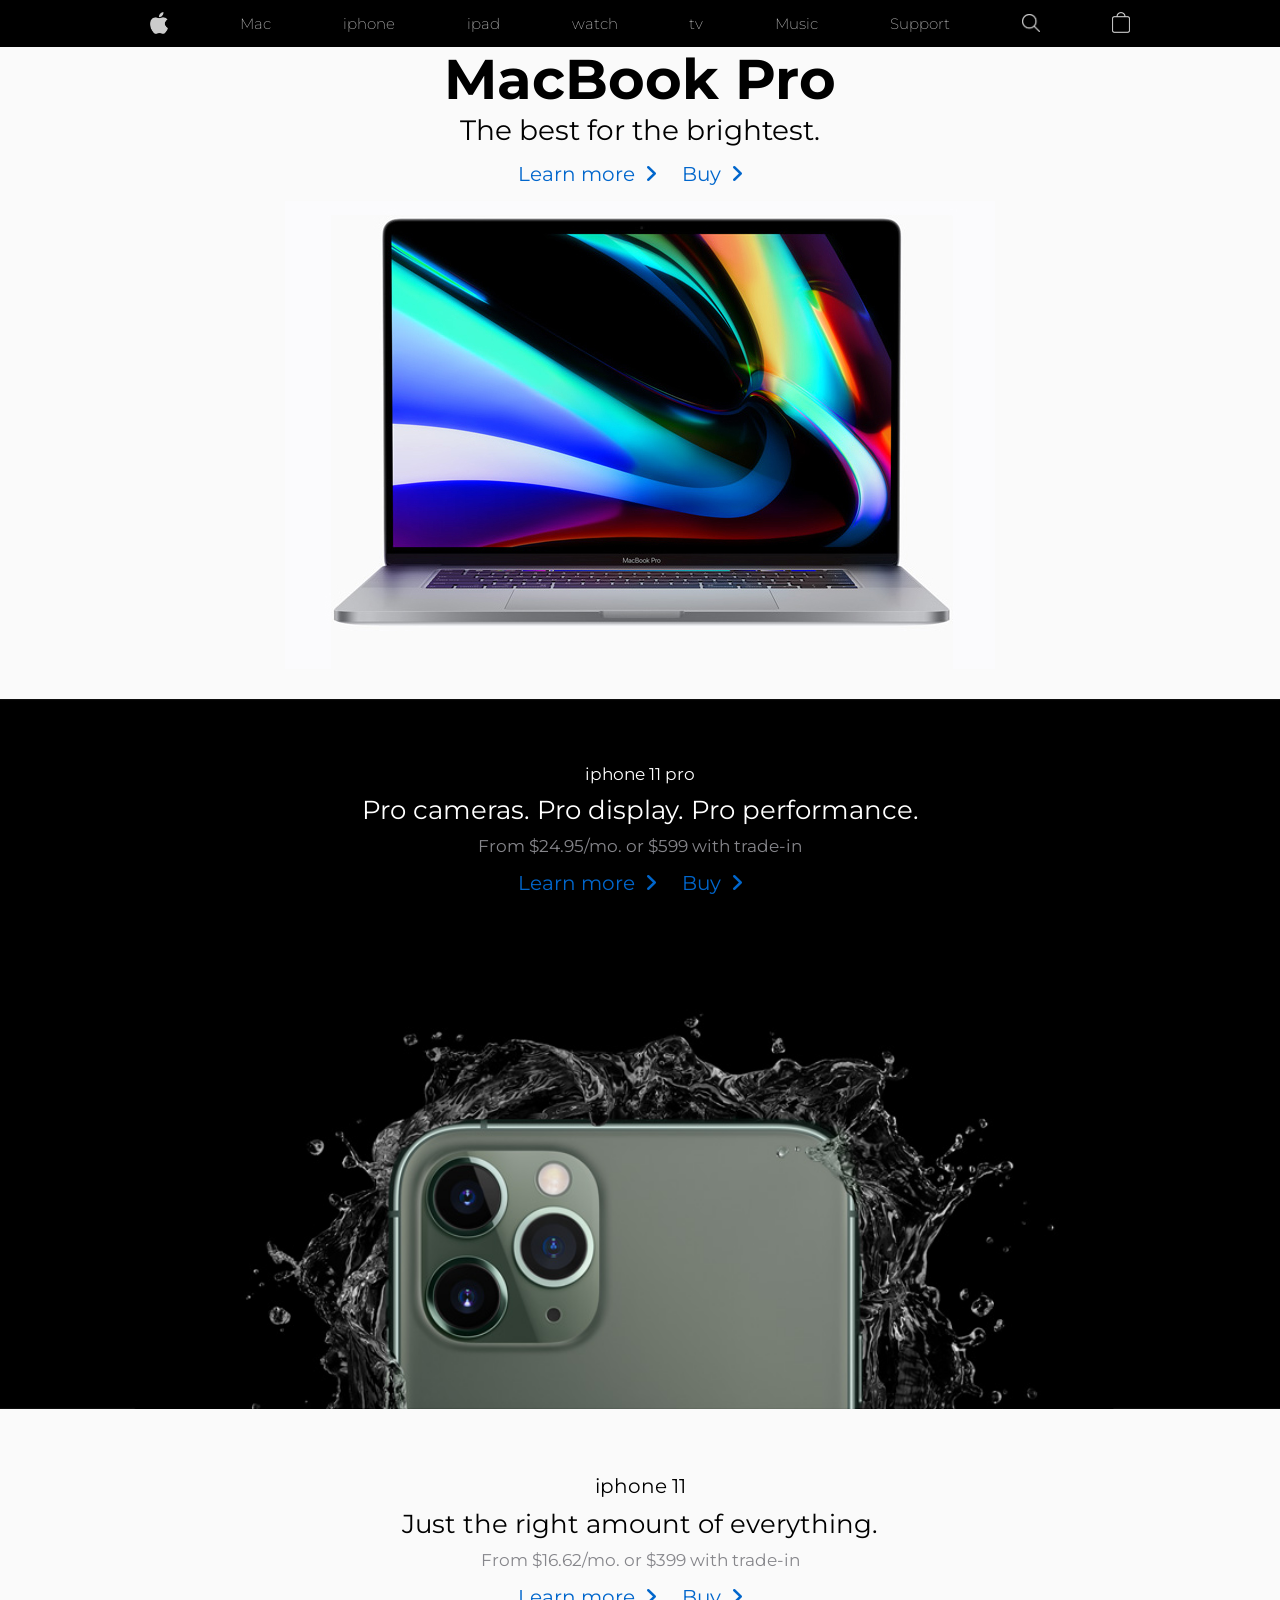
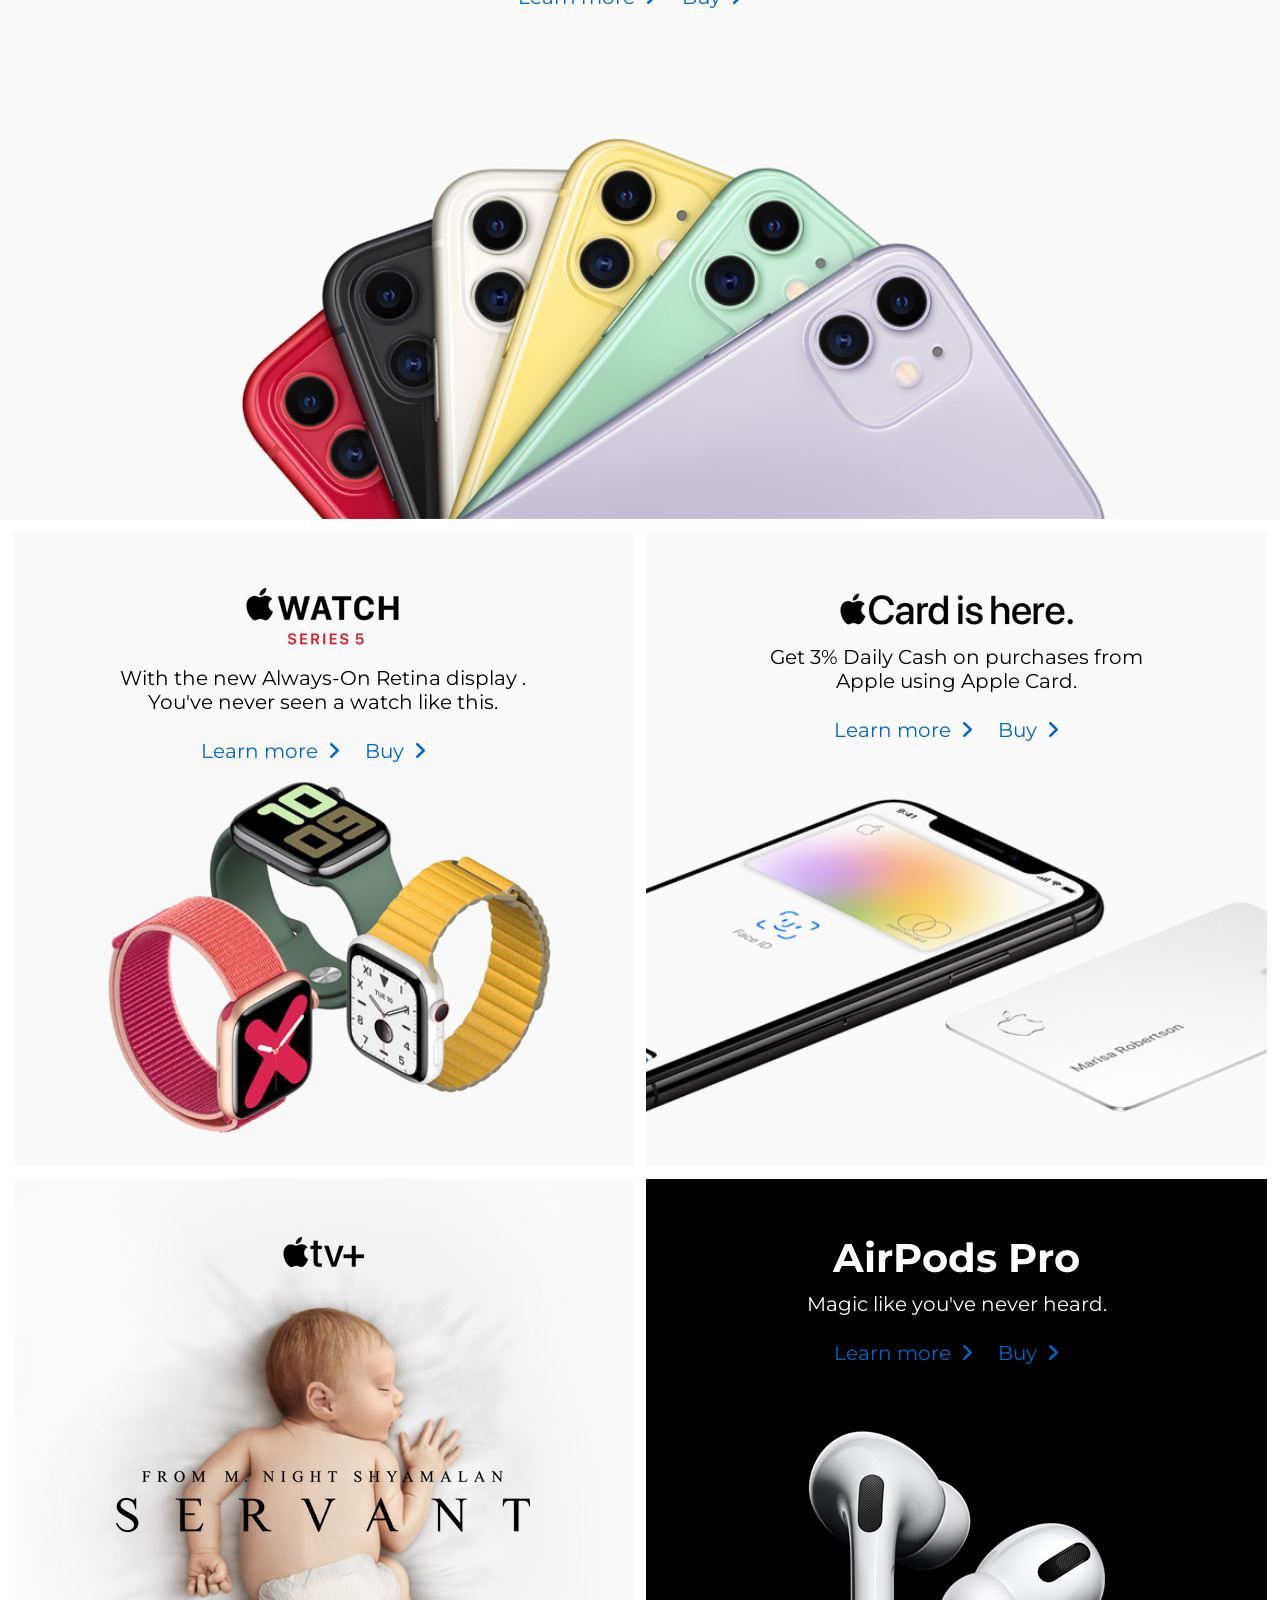
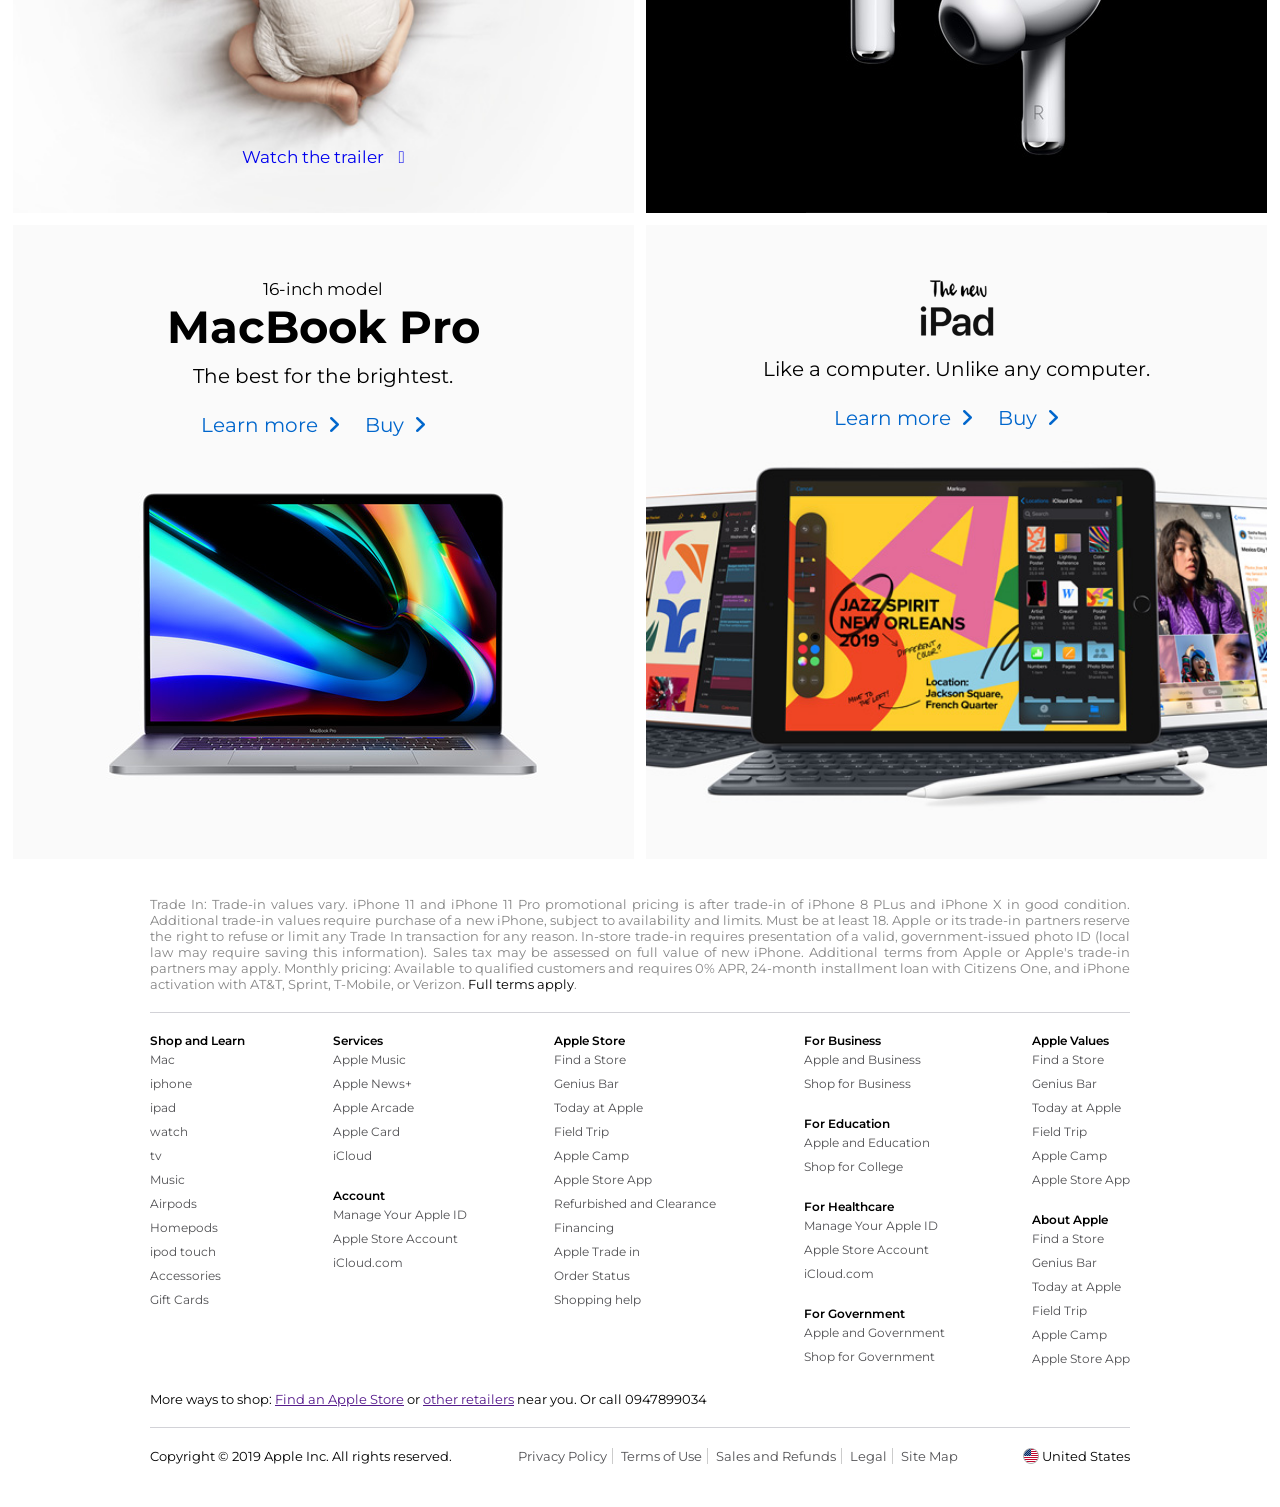
<file: index.html>
<!DOCTYPE html>
<html lang="en">
<head>
    <meta charset="UTF-8">
    <meta name="viewport" content="width=device-width, initial-scale=1.0">
    <link rel="stylesheet" href="css/style.css">    
    <link rel="stylesheet" href="https://cdnjs.cloudflare.com/ajax/libs/font-awesome/6.7.2/css/all.min.css" crossorigin="anonymous" referrerpolicy="no-referrer" />
    <link rel="preconnect" href="https://fonts.googleapis.com">
    <link rel="preconnect" href="https://fonts.gstatic.com" crossorigin>
    <link href="https://fonts.googleapis.com/css2?family=Montserrat:ital,wght@0,100..900;1,100..900&display=swap" rel="stylesheet">

    <title>Apple</title>
</head>
<body>
    <div class="outerwraper">
        <header class="header-wrapper">
            <div class="internal-wrapper">
                <div class="header-links-wrapper">
                    <ul>
                        <li class="logo-link"><a href="#"><img src="images/icons/logo.png" alt=""></a></li>
                        <li><a href="#">Mac</a></li>
                        <li><a href="#">iphone</a></li>
                        <li><a href="#">ipad</a></li>
                        <li><a href="#">watch</a></li>
                        <li><a href="#">tv</a></li>
                        <li><a href="#">Music</a></li>
                        <li><a href="#">Support</a></li>
                        <li class="search-link"><a href=""><img src="images/icons/search-icon.png" alt=""></a></li>
                        <li class="cart-link"><a href=""><img src="images/icons/cart.png" alt=""></a></li>
                    </ul>
                </div>
                
                
            </div>
        </header>

        <section class="main-highlight-wrapper">
            <div class="internal-wrapper">
                <div class="model">
                    16-inch model
                </div>
                <div class="product-title">
                    MacBook Pro
            </div>
            <div class="brief-description">
                The best for the brightest.  
            </div>
                <div class="links-wrapper">
                    <ul>
                        <li><a href="">Learn more</a></li>
                        <li><a href="">Buy</a></li>
                    </ul>
                </div>
                <div class="main-image-wrapper">
                    <img src="images/home/mac-laptop.jpg" alt="">
                </div>
            </div>
        </section>

        <section class="second-highlight-wrapper">
                <div class="internal-wrapper">
                    <div class="model">
                        iphone 11 pro
                    </div>
                    <div class="description-wrapper">
                        Pro cameras. Pro display. Pro performance.
                    </div>
                    <div class="price-wrapper">
                        From $24.95/mo. or $599 with trade-in  
                    </div>
                    <div class="links-wrapper">
                        <ul>
                            <li><a href="">Learn more</a></li>
                            <li><a href="">Buy</a></li>
                        </ul>
                    </div>
                </div>
        </section>

        <section class="third-highlight-wrapper">
            <div class="internal-wrapper">
                <div class="title-wrapper">
                    iphone 11
                </div>
                <div class="description-wrapper">
                    Just the right amount of everything.
                </div>
                <div class="price-wrapper">
                    From $16.62/mo. or $399 with trade-in
                </div>
                <div class="links-wrapper">
                        <ul>
                            <li><a href="">Learn more</a></li>
                            <li><a href="">Buy</a></li>
                        </ul>
                    </div>
            </div>
        </section>

        <section class="fourth-highlight-wrapper">
            <div class="left-side-wrapper">
                <div class="top-logo-wrapper">
                    <div class="logo-wrapper">
                        <img src="./images/icons/watch-series5-logo.png">
                    </div>
                </div>
                <div class="description-wraper">
                    With the new Always-On Retina display .<br>
                    You've never seen a watch like this.
                </div>
                <div class="links-wrapper">
                    <ul>
                        <li><a href="">Learn more</a></li>
                        <li><a href="">Buy</a></li>
                    </ul>
                </div>
            </div>
                <div class="right-side-wrapper">
                    <div class="top-logo-wrapper">
                        <div class="logo-wrapper">
                            <img src="./images/icons/apple-card-logo.png">
                        </div>
                    </div>
                    <div class="description-wraper">
                        Get 3% Daily Cash on purchases from Apple using Apple Card.
                    </div>
                    <div class="links-wrapper">
                        <ul>
                            <li><a href="">Learn more</a></li>
                            <li><a href="">Buy</a></li>
                        </ul>
                    </div>
                </div>
            </div>
        </section>

        <section class="fifth-highlight-wrapper">
            <div class="left-side-wrapper">
                <div class="top-logo-wrapper">
                    <div class="logo-wrapper">
                        <img src="./images/icons/apple-tv-logo.png">
                    </div>
                </div>

                <div class="tvshow-logo-wraper">
                    <img src="./images/icons/servant-logo.png">
                </div>

                <div class="watch-more-wrapper">
                    <a href="#">Watch the trailer</a>
                </div>
            </div>
        <div class="right-side-wrapper">
            <div class="top-logo-wrapper">
                <div class="logo-wrapper">
                    AirPods Pro
                </div>
            </div>
            <div class="description-wraper">
                Magic like you've never heard.
            </div>
            <div class="links-wrapper">
                <ul>
                    <li><a href="">Learn more</a></li>
                    <li><a href="">Buy</a></li>
                </ul>
            </div>
        </div>
    </section>

        <section class="sixth-highlight-wrapper">
            <div class="left-side-wrapper">
                <div class="model">
                    16-inch model
                </div>
                <div class="product-title-small">
                    MacBook Pro
                </div>
                <div class="description-wraper">
                    The best for the brightest.
                </div>

                <div class="links-wrapper">
                    <ul>
                        <li><a href="">Learn more</a></li>
                        <li><a href="">Buy</a></li>
                    </ul>
                </div>
            </div>
            <div class="right-side-wrapper">
                <div class="top-logo-wrapper">
                    <div class="logo-wrapper">
                        <img src="./images/icons/new-ipad-logo.png">
                    </div>
                </div>
                <div class="description-wraper">
                    Like a computer. Unlike any computer.
                </div>
                <div class="links-wrapper">
                    <ul>
                        <li><a href="">Learn more</a></Li>
                        <li><a href="">Buy</a></li>
                    </ul>
                </div>
            </div>
        </section>
    
        <footer class="footer-wrapper">
            <div class="upper-text-container">
                Trade In: Trade-in values vary. iPhone 11 and iPhone 11 Pro promotional pricing is after
                trade-in of iPhone 8 PLus and iPhone X in good condition. Additional trade-in values require
                purchase of a new iPhone, subject to availability and limits. Must be at least 18. Apple or
                its trade-in partners reserve the right to refuse or limit any Trade In transaction for any
                reason. In-store trade-in requires presentation of a valid, government-issued photo ID (local
                law may require saving this information). Sales tax may be assessed on full value of new
                iPhone. Additional terms from Apple or Apple's trade-in partners may apply. Monthly pricing:
                Available to qualified customers and requires 0% APR, 24-month installment loan with Citizens
                One, and iPhone activation with AT&amp;T, Sprint, T-Mobile, or Verizon. <a href="#"> Full terms
                apply</a>.
            </div>

            <div class="footer-links-wrapper">
                <div class="links-wrapper-1">
                    <h3>Shop and Learn</h3>
                    <ul>
                        <li><a href="#">Mac</a></li>
                        <li><a href="#">iphone</a></li>
                        <li><a href="#">ipad</a></li>
                        <li><a href="#">watch</a></li>
                        <li><a href="#">tv</a></li>
                        <li><a href="#">Music</a></li>
                        <li><a href="#">Airpods</a></li>
                        <li><a href="#">Homepods</a></li>
                        <li><a href="#">ipod touch</a></li>
                        <li><a href="#">Accessories</a></li>
                        <li><a href="#">Gift Cards</a></li>
                    </ul>
                </div>

                <div class="links-wrapper-2">
                    <h3>Services</h3>
                    <ul>
                        <li><a href="#">Apple Music</a></li>
                        <li><a href="#">Apple News+</a></li>
                        <li><a href="#">Apple Arcade</a></li>
                        <li><a href="#">Apple Card</a></li>
                        <li><a href="#">iCloud</a></li>
                    </ul>
                    <h3>Account</h3>
                    <ul>
                        <li><a href="">Manage Your Apple ID</a></li>
                        <li><a href="">Apple Store Account</a></li>
                        <li><a href="">iCloud.com</a></li>
                    </ul>
                </div>

                <div class="links-wrapper-3">
                    <h3>Apple Store</h3>
                    <ul>
                        <li><a href="">Find a Store</a></li>
                        <li><a href="">Genius Bar</a></li>
                        <li><a href="">Today at Apple</a></li>
                        <li><a href="">Field Trip</a></li>
                        <li><a href="">Apple Camp</a></li>
                        <li><a href="">Apple Store App</a></li>
                        <li><a href="">Refurbished and Clearance</a></li>
                        <li><a href="">Financing</a></li>
                        <li><a href="">Apple Trade in</a></li>
                        <li><a href="">Order Status</a></li>
                        <li><a href="">Shopping help</a></li>
                    </ul>
                </div>

                <div class="links-wrapper-4">
                    <h3>For Business</h3>
                    <ul>
                        <li><a href="">Apple and Business</a></li>
                        <li><a href="">Shop for Business</a></li>
                    </ul>
                    <h3>For Education</h3>
                    <ul>
                        <li><a href="">Apple and Education</a></li>
                        <li><a href="">Shop for College</a></li>
                    </ul>
                    <h3>For Healthcare</h3>
                    <ul>
                        <li><a href="">Manage Your Apple ID</a></li>
                        <li><a href="">Apple Store Account</a></li>
                        <li><a href="">iCloud.com</a></li>
                    </ul>
                    <h3>For Government</h3>
                    <!-- I have to change the txt of Govt -->
                    <ul>  
                        <li><a href="">Apple and Government</a></li>
                        <li><a href="">Shop for Government</a></li>
                    </ul>
                </div>

                <div class="links-wrapper-5">
                    <h3>Apple Values</h3>
                    <ul>
                        <li><a href="">Find a Store</a></li>
                        <li><a href="">Genius Bar</a></li>
                        <li><a href="">Today at Apple</a></li>
                        <li><a href="">Field Trip</a></li>
                        <li><a href="">Apple Camp</a></li>
                        <li><a href="">Apple Store App</a></li>
                    </ul>

                    <h3>About Apple</h3>
                    <ul>
                        <li><a href="">Find a Store</a></li>
                        <li><a href="">Genius Bar</a></li>
                        <li><a href="">Today at Apple</a></li>
                        <li><a href="">Field Trip</a></li>
                        <li><a href="">Apple Camp</a></li>
                        <li><a href="">Apple Store App</a></li>
                    </ul>
                </div>
            </div>

            <div class="my-apple-wrapper">
                More ways to shop: <a href="">Find an Apple Store</a> or <a href="">other retailers</a> near you. Or call 0947899034
            </div>

            <div class="copyright-wrapper">
                <div class="copyright">
                    Copyright &copy; 2019 Apple Inc. All rights reserved.
                </div>
                <div class="footer-links-terms">
                    <ul>
                        <li><a href="">Privacy Policy</a></li>
                        <li><a href="">Terms of Use</a></li>
                        <li><a href="">Sales and Refunds</a></li>
                        <li><a href="">Legal</a></li>
                        <li><a href="">Site Map</a></li>
                    </ul>
                </div>
                <div class="footer-country">
                    <div class="flag-wrapper">
                        <img src="images/icons/16.png" alt="">
                    </div>
                    <div class="footer-country-name">
                        United States
                    </div>
                </div>
            </div>

            

        </footer>
    </div>
    
</body>
</html>
</file>
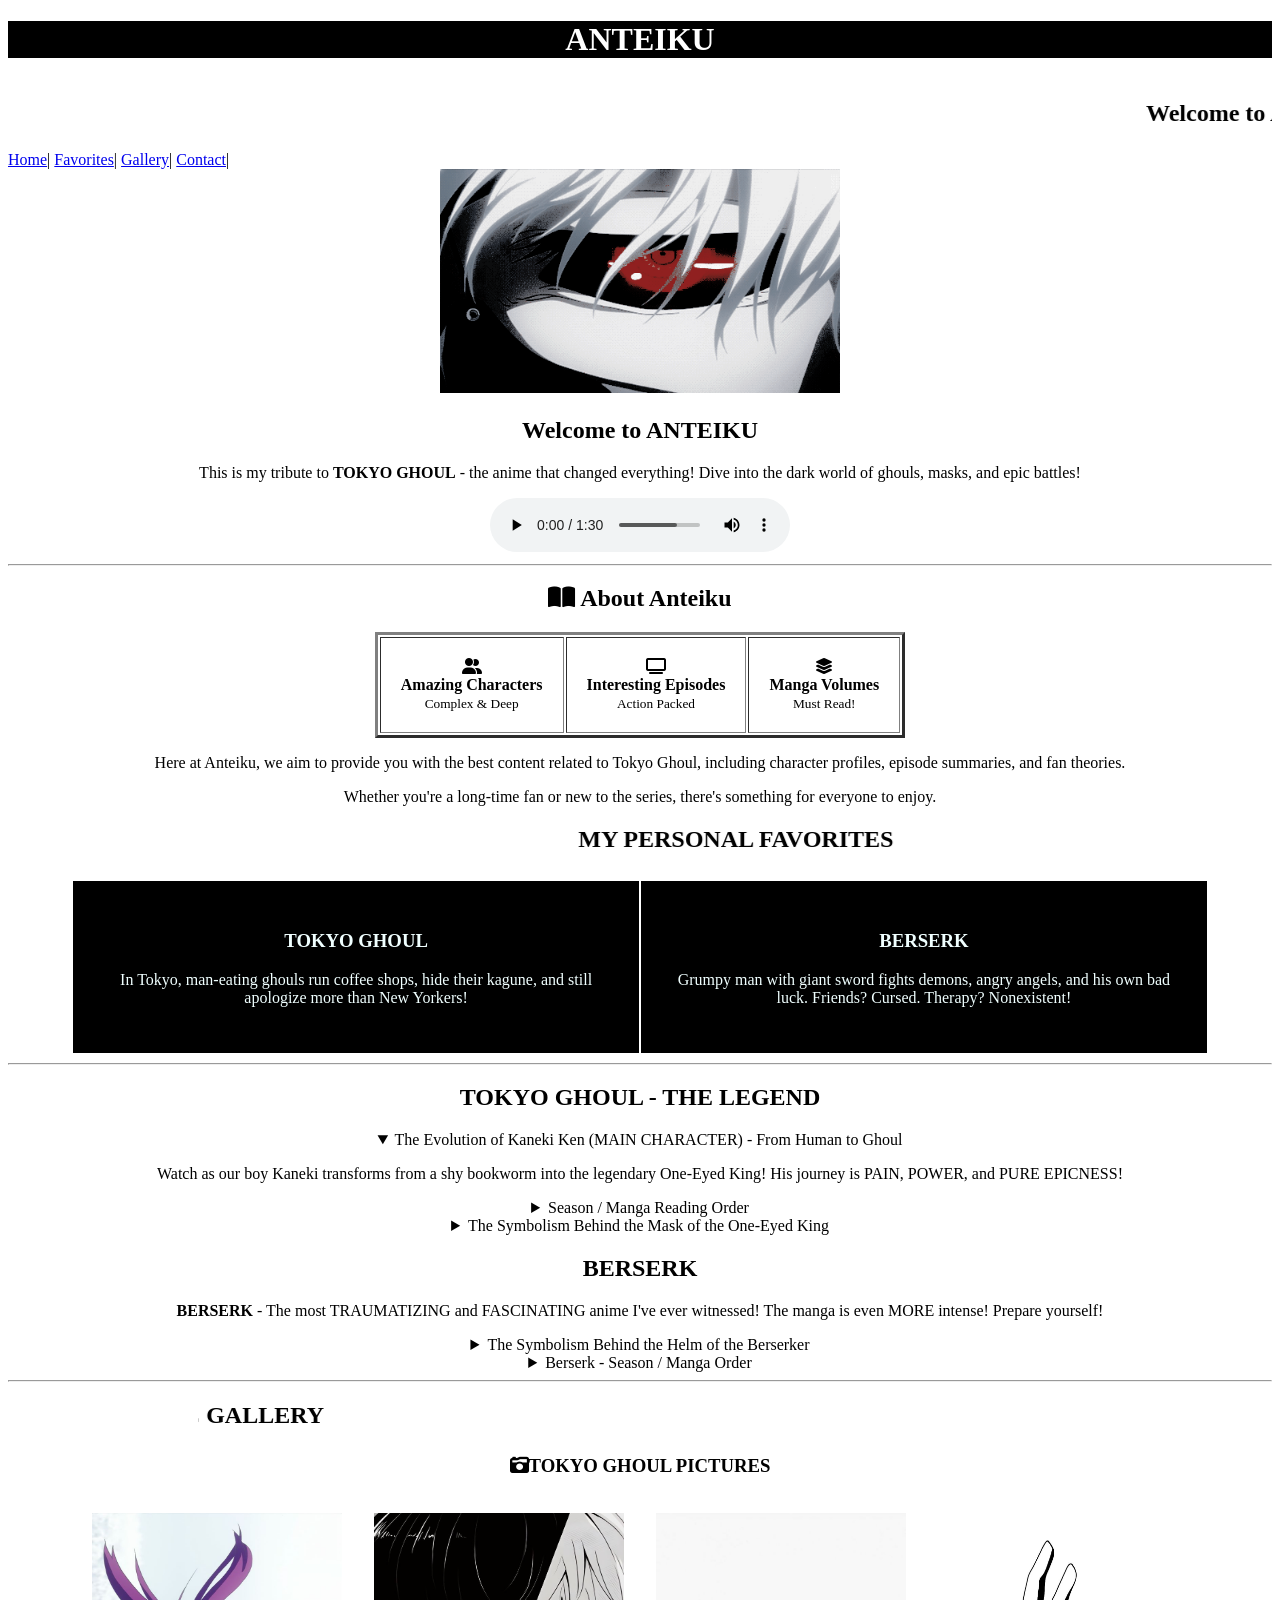
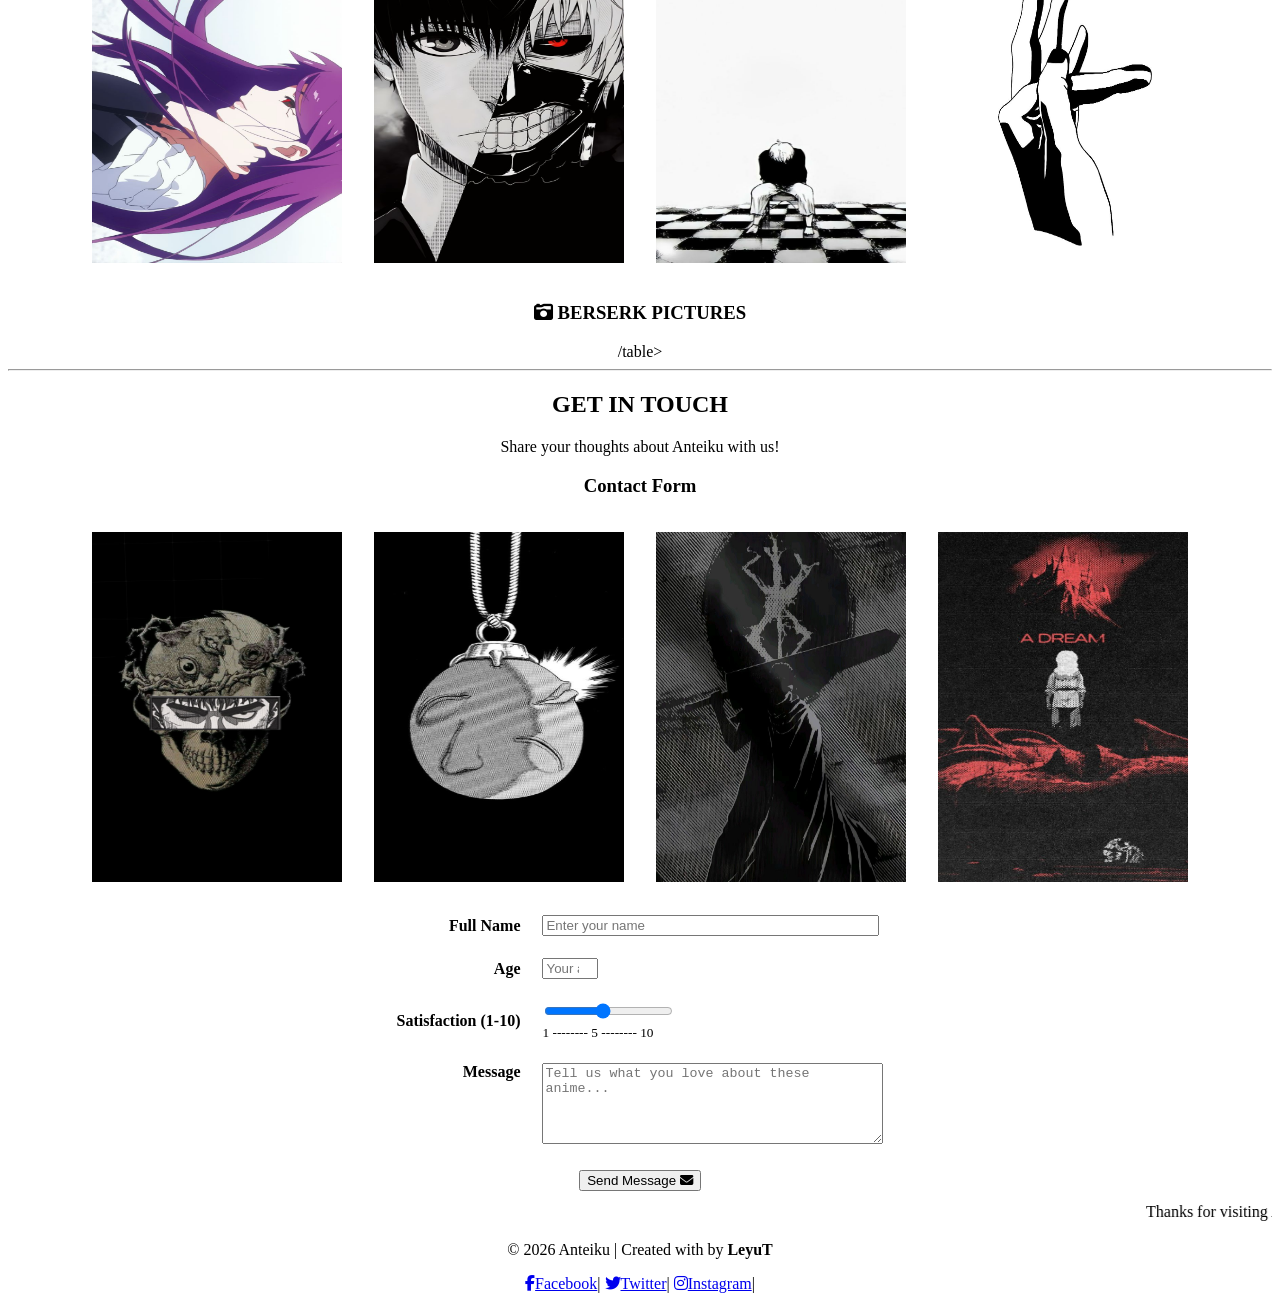
<file: Antekiu.html>
<!DOCTYPE html>

<html>
<head>
    <link rel="stylesheet" href="https://cdnjs.cloudflare.com/ajax/libs/font-awesome/6.5.0/css/all.min.css">
    <title> Anteiku </title>
    <meta charset="UTF-8">
    <meta name="viewport" content="width=device-width, initial-scale=1.0">
</head>
<body>
    
    <header>
        
            <center> <h1 style="background-color: black; color: white;">ANTEIKU </h1></center>
        <marquee><h2>Welcome to ANTEIKU</h2> </marquee>
        <nav>
            <a href="#home"> Home</a>|
            <a href="#features"> Favorites</a>|
            <a href="#gallery"> Gallery</a>|
            <a href="#contact"> Contact</a>|
        </nav>
    </header>
    
    <center>
        <section id="home">
        <img src="./tokyo.gif" alt="Tokyo Ghoul Animation" width="400">
             <figcaption> <h2> Welcome to ANTEIKU </h2></figcaption>
           
            <p>
                This is my tribute to <strong>TOKYO GHOUL</strong> - the anime that changed everything! 
                Dive into the dark world of ghouls, masks, and epic battles! 
            </p>
            <audio controls>
        <source src="./tokyo-ghoul-theme.mp3" type="audio/mpeg">
        Your browser does not support the audio tag.
    </audio>

        </section>
    </center>

    <hr>

    <center>
        <section id="about">
            <h2><i class="fa-solid fa-book-open"></i> About Anteiku</h2>
            <table border="3" cellpadding="20">
                <tr>
                    <td align="center">
                       <i class="fa-solid fa-user-group"></i><br>
                        <strong>Amazing Characters</strong><br>
                        <small>Complex & Deep</small>
                    </td>
                    <td align="center">
                      <i class="fa-solid fa-tv"></i><br>
                        <strong>Interesting Episodes</strong><br>
                        <small>Action Packed</small>
                    </td>
                    <td align="center">
                       <i class="fa-solid fa-layer-group"></i><br>
                        <strong>Manga Volumes</strong><br>
                        <small>Must Read!</small>
                    </td>
                </tr>
            </table>
            <p>
                           Here at Anteiku, we aim to provide you with the best content related to Tokyo Ghoul, including character profiles, episode summaries, and fan theories.<br>
            <center> Whether you're a long-time fan or new to the series, there's something for everyone to enjoy. </center> 
         
            </p>
        </section>
    </center>

    <spacer type="block" height="20"></spacer>

    <center>
        <section id="features">
            <h2>
                <marquee behavior="alternate" width="60%"> MY PERSONAL FAVORITES </marquee>
            </h2>
            <div>
            <table width="90%" cellpadding="30">
                <tr>
                    <td width="50%" bgcolor="Black">
                        <center>
                     
                            <h3 style="color: azure;">TOKYO GHOUL</h3>
                            <p style="color: azure;">
                                In Tokyo, man-eating ghouls run coffee shops, hide their kagune, and still apologize more than New Yorkers! 
                              
                            </p>
                        </center>
                    </td>
                    <td width="50%" bgcolor="black">
                        <center>
                       
                            <h3 style="color: azure;">BERSERK</h3>
                            <p style="color: azure;">
                                Grumpy man with giant sword fights demons, angry angels, and his own bad luck. Friends? Cursed. Therapy? Nonexistent! 
                              
                            </p>
                        </center>
                    </td>
                </tr>
            </table>
            </div>
        </section>
    </center>

    <hr>

    <center>
        <section id="features">
            <h2>TOKYO GHOUL - THE LEGEND </h2>
            
            <details open>
                <summary>
                     The Evolution of Kaneki Ken (MAIN CHARACTER) - From Human to Ghoul
                </summary>
                <p>
                    Watch as our boy Kaneki transforms from a shy bookworm into the legendary One-Eyed King! 
                    His journey is PAIN, POWER, and PURE EPICNESS! 
                </p>
            </details>

            <details>
                <summary> Season / Manga Reading Order</summary>\x
                <table border="2" cellpadding="15">
                    <thead>
                        <tr bgcolor="#cccccc">
                            <th> Manga Order</th>
                            <th> Anime Order</th>
                        </tr>
                    </thead>
                    <tbody>
                        <tr>
                            <td>
                                <ol>
                                    <li><strong>Tokyo Ghoul</strong> (Vol 1-14 / Ch 1-143)</li>
                                    <li><strong>Tokyo Ghoul: Jack</strong> (Prequel)</li>
                                    <li><strong>Tokyo Ghoul: Joker</strong> (One-shot)</li>
                                    <li><strong>Tokyo Ghoul:re</strong> (Vol 1-16 / Ch 1-179)</li>
                                </ol>
                            </td>
                            <td >
                                <ol>
                                    <li><strong>Tokyo Ghoul S1</strong> (12 eps)</li>
                                    <li><strong>Tokyo Ghoul √A</strong> (12 eps)</li>
                                    <li><strong>Tokyo Ghoul: Jack</strong> (OVA)</li>
                                    <li><strong>Tokyo Ghoul: Pinto</strong> (OVA)</li>
                                    <li><strong>Tokyo Ghoul:re Part 1</strong> (12 eps)</li>
                                    <li><strong>Tokyo Ghoul:re Part 2</strong> (12 eps)</li>
                                </ol>
                            </td>
                        </tr>
                    </tbody>
                </table>
            </details>

            <details>
                <summary> The Symbolism Behind the Mask of the One-Eyed King</summary>
                <blockquote>
                    The mask of the <strong>One-Eyed King</strong> represents the duality of Kaneki's identity - both human AND ghoul! 
                    <br><br>
                    It's a visual representation of his internal struggle, the darkness he must embrace, and the humanity he fights to keep! 
                    <br><br>
                    The single eye design reflects his unique position between two worlds - feared by both, understood by neither! 💀
                    <br><br>
                    <center><img src="./kenhero.jpg" alt="Kaneki's Mask" width="400" height="200"></center>
                </blockquote>
            </details>
        </section>
    </center>

    <spacer type="block" height="30"></spacer>

    <center>
        <section>
            <h2>BERSERK</h2>
            
            <p>
                <strong>BERSERK</strong> - The most TRAUMATIZING and FASCINATING anime I've ever witnessed! 
                The manga is even MORE intense! Prepare yourself! 
            </p>

            <details>
                <summary> The Symbolism Behind the Helm of the Berserker</summary>
                <blockquote>
                    The <strong>Berserker Helm</strong> worn by Guts is one of the most HARROWING symbols in dark fantasy! 
                    <br><br>
                    It represents the complete annihilation of humanity in exchange for raw, monstrous POWER! 
                    <br><br>
                            The design of the helm—a snarling, dog-like face with hollow, shadowed eye slits and jagged, fanged teeth—reflects the complete surrender to the Beast of Darkness within. While Guts wears it, pain vanishes, reason collapses, and friend is indistinguishable from foe, as he literally becomes a mindless engine of slaughter.

                    <br><br>
                          The helm also symbolizes the cost of fighting monsters: to protect those he loves, Guts must become a monster himself. It is a curse born of necessity, a constant reminder that his journey is eroding his soul, and that the line between the man and the demon grows thinner with every use.

                </blockquote>
            </details>

            <details>
                <summary> Berserk - Season / Manga Order</summary>
                <table border="2" cellpadding="15">
                    <thead>
                        <tr bgcolor="#cccccc">
                            <th><i class="fa-solid fa-layer-group"></i>Manga</th>
                            <th><i class="fa-solid fa-clapperboard"></i> Anime</th>
                        </tr>
                    </thead>
                    <tbody>
                        <tr>
                            <td>
                                <ol>
                                    <li>
                                        <a href="https://t.me/Berserk_Manga_Eng" target="_blank">
                                            <strong>Berserk</strong> (Vol 1-40+ / Ch 1-364+)
                                        </a>
                                    </li>
                                </ol>
                            </td>
                            <td>
                                <ol>
                                    <li><a href="https://9animetv.to/watch/berserk-1997-103?ep=3123" target="_blank"><strong>Berserk (1997-1998)</strong> - 25 eps</a></li>
                                    <li><a href="https://9animetv.to/watch/berserk-the-golden-age-arc-i-the-egg-of-the-king-857" target="_blank"><strong>Golden Age Arc I</strong> (Movie)</a></li>
                                    <li><a href="https://9animetv.to/watch/berserk-the-golden-age-arc-ii-the-battle-for-doldrey-616?ep=72003" target="_blank"><strong>Golden Age Arc II</strong> (Movie)</a></li>
                                    <li><a href="https://9animetv.to/watch/berserk-the-golden-age-arc-iii-the-advent-287?ep=72004" target="_blank"><strong>Golden Age Arc III</strong> (Movie)</a></li>
                                    <li><a href="https://9animetv.to/watch/berserk-2016-5978?ep=43037" target="_blank"><strong>Berserk (2016-2017)</strong> - 24 eps</a></li>
                                </ol>
                            </td>
                        </tr>
                    </tbody>
                </table>
            </details>
        </section>
    </center>

    <hr>

    <center>
        <section id="gallery">
            <h2>
                <marquee behavior="scroll" direction="right" width="70%"> EPIC GALLERY </marquee>
            </h2>
            
            <h3><i class="fa-solid fa-camera-retro"></i>TOKYO GHOUL PICTURES</h3>
            <table cellpadding="15">
                <tr>
                    <td><img src="./ken1.jpg "alt="Kaneki 1" width="250" height="350"></td>
                    <td><img src="./ken2.jpg" alt="Kaneki 2" width="250" height="350"></td>
                    <td><img src="./ken3.jpg" alt="Kaneki 3" width="250" height="350"></td>
                    <td><img src="./ken4.jpg" alt="Kaneki 4" width="250" height="350"></td>
                </tr>
            </table>

            <spacer type="block" height="40"></spacer>

            <h3><i class="fa-solid fa-camera-retro"></i> BERSERK PICTURES</h3>
            <table cellpadding="15">
                <tr>
                    <td><img src="./berserk1.png" alt="Berserk 1" width="250" height="350"></td>
                    <td><img src="./berserk2.jpg" alt="Berserk 2" width="250" height="350"></td>
                    <td><img src="./berserk3.jpg" alt="Berserk 3" width="250" height="350"></td>
                    <td><img src="./berserk4.jpg" alt="Berserk 4" width="250" height="350"></td>
                </tr>
            /table>
        </section>
    </center>

    <hr>

    <center>
        <section id="contact" >
            <h2>GET IN TOUCH </h2>
            <p>Share your thoughts about Anteiku with us!</p>
            
            <form>
                <h3>Contact Form</h3>
                
                <table cellpadding="10">
                    <tr>
                        <td align="right"><strong>Full Name</strong></td>
                        <td><input type="text" name="name" placeholder="Enter your name" required size="40"></td>
                    </tr>
                    <tr>
                        <td align="right"><strong>Age</strong></td>
                        <td><input type="number" name="age" min="1" max="120" placeholder="Your age" required size="40"></td>
                    </tr>
                    <tr>
                        <td align="right"><strong>Satisfaction (1-10)</strong></td>
                        <td>
                            <input type="range" name="satisfaction" min="1" max="10" value="5">
                            <br>
                            <small>1 -------- 5 -------- 10</small>
                        </td>
                    </tr>
                    <tr>
                        <td align="right" valign="top"><strong>Message</strong></td>
                        <td><textarea name="message" rows="5" cols="40" placeholder="Tell us what you love about these anime..." required></textarea></td>
                    </tr>
                    <tr>
                        <td colspan="2" align="center">
                            <button type="submit">Send Message <i class="fa-solid fa-envelope"></i></button>
                        </td>
                    </tr>
                </table>
            </form>
        </section>
    </center>

    <spacer type="block" height="30"></spacer>

    <footer>
        <center>
            <marquee >Thanks for visiting ANTEIKU </marquee>
            <p>&copy; 2026 Anteiku | Created with  by <strong>LeyuT</strong></p>
            <div>
                <a href="#"> <i class="fa-brands fa-facebook-f"></i>Facebook</a>|
                <a href="#"> <i class="fa-brands fa-twitter"></i>Twitter</a>|
                <a href="#"> <i class="fa-brands fa-instagram"></i>Instagram</a>|
            </div>
            
        </center>
    </footer>

</body>
</html>
</file>
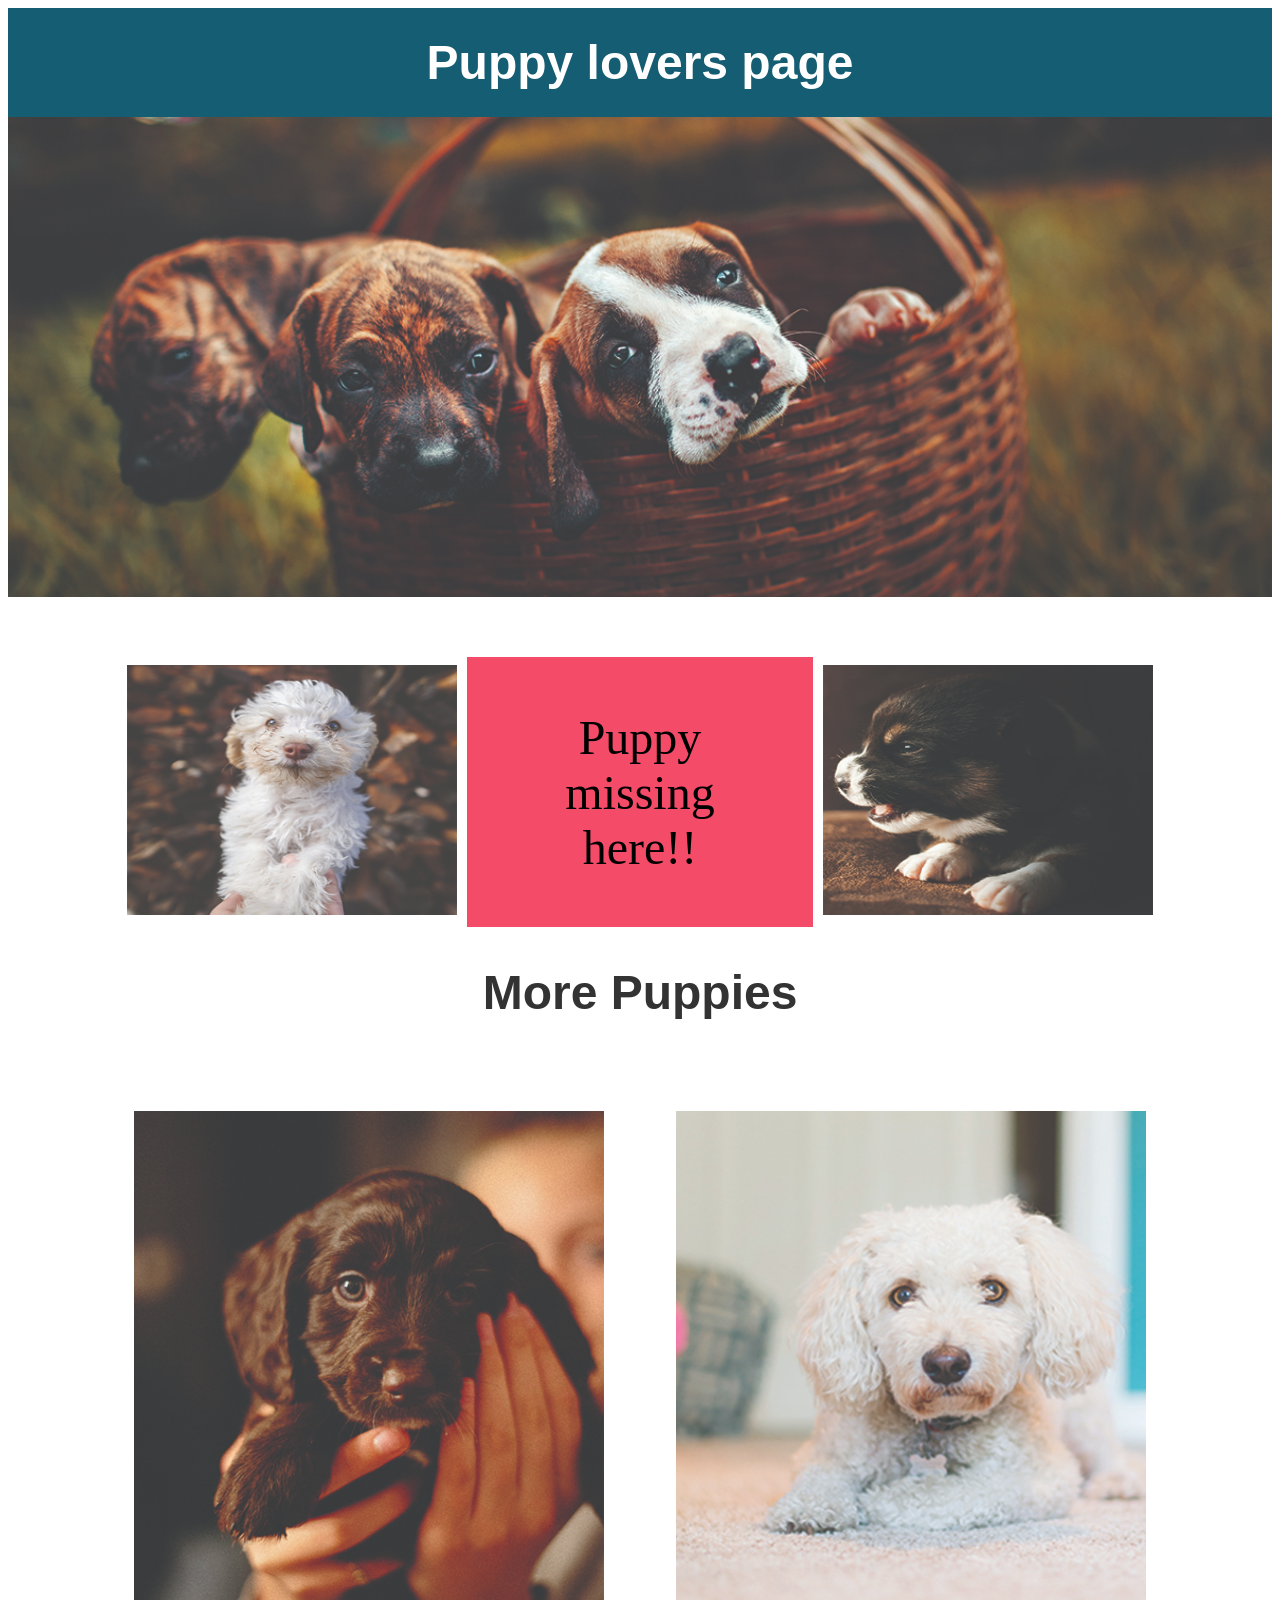
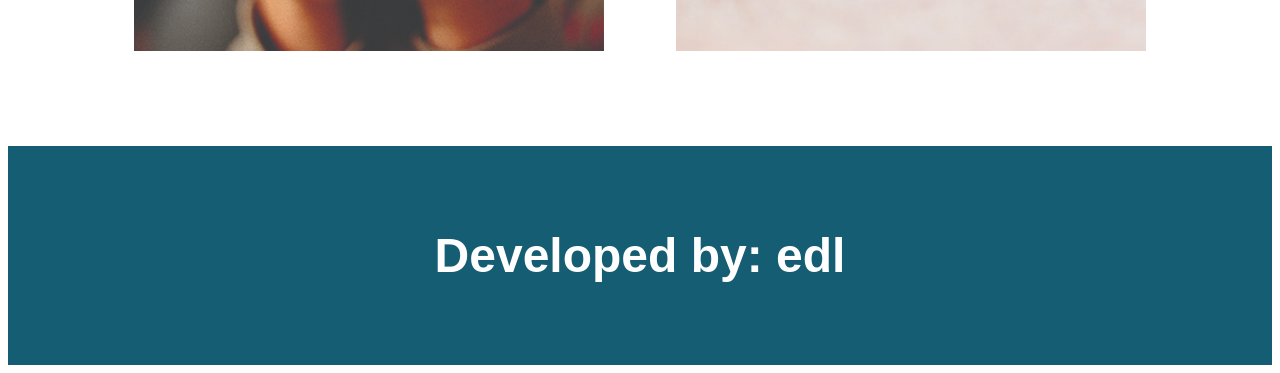
<file: puppy-lovers/Puppy.html>
<!DOCTYPE html>
<html>
<head>
    <title>Puppy Lovers Page</title>
</head>
<body>

    <table width="100%" bgcolor="#155d73" cellpadding="25">
        <tr>
            <td align="center">
                <font color="white" size="7" face="Arial">
                    <b>Puppy lovers page</b>
                </font>
            </td>
        </tr>
    </table>

    <img src="./img/banner-puppies.jpg" alt="Puppies in basket" width="100%" height="480">

    <br>
    <br>
    <br>
    <br>

    <table align="center" cellpadding="8">
        <tr>
            <td>
                <img src="./img/puppy-1.jpg" alt="White puppy" width="330" height="250">
            </td>

            <td bgcolor="#f34b68" width="330" height="250" align="center">
                <font size="7" color="black ">
                    Puppy<br>
                    missing<br>
                    here!!
                </font>
            </td>

            <td>
                <img src="./img/puppy-2.jpg" alt="Black puppy" width="330" height="250">
            </td>
        </tr>
    </table>

    <br><br>

    <center>
        <font size="7" face="Arial" color="#333333">
            <b>More Puppies</b>
        </font>
    </center>

    <br><br><br>

    <table align="center" cellpadding="35">
        <tr>
            <td>
                <img src="./img/puppy-3.jpg" alt="Brown puppy" width="470" height="540">
            </td>

            <td>
                <img src="./img/puppy-4.jpg" alt="White dog" width="470" height="540">
            </td>
        </tr>
    </table>

    <br><br><br>

    <table width="100%" bgcolor="#155d73" cellpadding="80">
        <tr>
            <td align="center">
                <font color="white" size="7" face="Arial">
                    <b>Developed by: edl</b>
                </font>
            </td>
        </tr>
    </table>

</body>
</html>
</file>
<file: css/style.css>
* {
    margin: 0;
    padding: 0;
}
body {
    font-family: "Montserrat", sans-serif;
    font-size: 20px;
}
img {
    max-width: 100%;
}
/* Header style */
.header-wrapper {
    background-color: black;
    color: white;
    font-weight: 200;
    font-size: 0.75em;
    position: fixed;
    top: 0;
    width: 100%;
    z-index: 45424;
}

.header-wrapper ul {
    display: flex;
    /* acts as a fallback
      it gets ignored since its ancient*/
    -webkit-box-pack: justify;
    justify-content: space-between;
}

.internal-wrapper {
    width: 980px;
    padding: 0 10px;
    margin: 0 auto;
}

.header-wrapper .header-links-wrapper ul li a {
    text-decoration: none;
    color: white;
}

.header-wrapper ul {
    list-style: none;
}

.header-wrapper .header-links-wrapper ul li {
    display: inline-block;
    padding: 14px 0px 8px;
    height: 25px;
    opacity: 0.8;
}

.header-wrapper ul li:hover {
    opacity: 1;
}
.logo-link,
.search-link,
.cart-link {
    width: 18px;
    display: block;
}

.header-wrapper .header-links-wrapper ul li.logo-link {
    padding: 12px 0px 10px;
}
.header-wrapper .header-links-wrapper ul li.search-link {
    padding: 14px 0px 8px;
}
.header-wrapper .header-links-wrapper ul li.cart-link {
    padding: 12px 0px 10px;
}

/* footer styling */

.footer-wrapper {
    width: 980px;
    text-align: justify;
    padding: 0 10px;
    padding-top: 20px;
    margin: 0 auto;
    justify-content: center;
    padding-bottom: 20px;
    font-size: 13px;
}

.upper-text-container {
    border-bottom: 1px solid #d2d2d7;
    color: #868686;
    padding: 17px 0 20px;
}

.upper-text-container a {
    text-decoration: none;
    color: black;
}
.upper-text-container a:hover {
    text-decoration: underline;
}

.footer-links-wrapper {
    display: flex;
    justify-content: space-between;
    padding-top: 20px;
}
.footer-links-wrapper ul {
    list-style: none;
    padding-bottom: 20px;
}
.footer-links-wrapper ul li {
    padding: 5px 0;
    font-size: 0.9em;
}
.footer-links-wrapper a {
    text-decoration: none;
    color: #515154;
}
.footer-links-wrapper a:hover {
    text-decoration: underline;
}
.footer-links-wrapper h3 {
    font-size: 12px;
    font-weight: 600;
}
.my-apple-wrapper {
    border-bottom: 1px solid #d2d2d7;
    padding-bottom: 20px;
    margin-bottom: 10px;
}
.copyright-wrapper {
    display: flex;
    justify-content: space-between;
    padding: 10px 0 20px;
}
.footer-links-terms ul li {
    display: inline-block;
    padding: 0 5px;
    border-right: 1px solid #ccc;
}
.footer-links-terms ul li:last-child {
    border-right: 0px;
}
.footer-links-terms a {
    text-decoration: none;
    color: #515154;
}
.footer-links-terms a:hover {
    text-decoration: underline;
}
.footer-links-terms ul li a:hover {
    text-decoration: underline;
}
.footer-country {
    display: inline-block;
}

.flag-wrapper {
    display: inline-block;
    vertical-align: middle;
}
.footer-country-name {
    display: inline-block;
    vertical-align: top;
}

/* Main highlight section */
.main-highlight-wrapper {
    background-color: #fafafa;
    text-align: center;
    color: black;
    padding: 25px 0;
}
.links-wrapper ul {
    list-style: none;
}

.model {
    font-size: 0.85em;
}
.product-title {
    font-weight: 700;
    font-size: 56px;
}
.brief-description {
    font-size: 28px;
}
.links-wrapper {
    padding: 15px 0;
}
.links-wrapper ul li {
    display: inline-block;
    padding-right: 20px;
}
.links-wrapper ul li a {
    color: #06c;
    text-decoration: none;
}
.links-wrapper ul li a:hover {
    color: #515154;
}
.links-wrapper ul li a:after {
    font-family: "FontAwesome";
    font-weight: 900;
    content: "\f105";
    padding-left: 10px;
}

/* Second Highlight Section */
.second-highlight-wrapper {
    background-image: url("../images/home/iphone11-pro-bg.jpg");
    height: 580px;
    background-position: center;
    background-repeat: no-repeat;
    background-size: cover;
    text-align: center;
    padding: 65px 20px;
    color: #fff;
}

.title-wraper {
    font-weight: 600;
    font-size: 56px;
}
.description-wrapper {
    font-size: 26px;
    padding: 10px 0;
}
.price-wrapper {
    color: #86868b;
    font-size: 0.85em;
}

/* Third Highlight Section */
.third-highlight-wrapper {
    background-image: url("../images/home/iphone11-bg.jpg");
    height: 580px;
    background-position: center;
    background-repeat: no-repeat;
    background-size: cover;
    text-align: center;
    padding: 65px 20px;
}

/*Fourth Highlight Section */
.fourth-highlight-wrapper {
    display: flex;
    -webkit-box-pack: justify;
    justify-content: space-between;
    background: #fff;
}
.left-side-wrapper {
    height: 580px;
    background-position: center;
    background-repeat: no-repeat;
    background-size: cover;
    text-align: center;
    width: 48.5%;
    margin: 1% 0.5% 0% 1%;
    padding-top: 54px;
}
.fourth-highlight-wrapper .left-side-wrapper {
    background-image: url("../images/home/watch-series-5.jpg");
}
.right-side-wrapper {
    height: 580px;
    background-position: center;
    background-repeat: no-repeat;
    background-size: cover;
    text-align: center;
    width: 48.5%;
    margin: 1% 1% 0% 0.5%;
    padding-top: 54px;
}
.fourth-highlight-wrapper .right-side-wrapper {
    background-image: url("../images/home/apple-card.jpg");
}
.description-wraper {
    max-width: 430px;
    margin: 0 auto;
    padding: 10px;
}

/* Fifth Highlight Section  */

.fifth-highlight-wrapper {
    display: flex;
    -webkit-box-pack: justify;
    justify-content: space-between;
    background: #fff;
}
.fifth-highlight-wrapper .left-side-wrapper {
    background-image: url("../images/home/apple-tv-background.jpg");
}
.fifth-highlight-wrapper .right-side-wrapper {
    background-image: url("../images/home/air-pods.jpg");
    color: #fff;
    background-size: initial;
    background-color: #000;
    background-position: bottom;
}
.logo-wrapper {
    font-size: 40px;
    font-weight: bold;
}
.tvshow-logo-wraper {
    padding: 180px 0 200px;
}
.watch-more-wrapper a {
    content: "\f105";
    text-decoration: none;
    font-size: 0.85em;
}
.watch-more-wrapper a:after {
    font-family: font-awesome;
    font-weight: 900;
    content: "\f144";
    padding-left: 15px;
}

/* Sixth Highlight Section */
.sixth-highlight-wrapper {
    display: flex;
    -webkit-box-pack: justify;
    justify-content: space-between;
    background: #fff;
}

.sixth-highlight-wrapper .left-side-wrapper {
    background-image: url("../images/home/macbook-pro.jpg");
    background-size: initial;
    background-color: #fafafa;
    background-position: bottom;
}
.sixth-highlight-wrapper .right-side-wrapper {
    background-image: url("../images/home/new-ipad.jpg");
}
.product-title-small {
    font-weight: 700;
    font-size: 45px;
}
</file>
